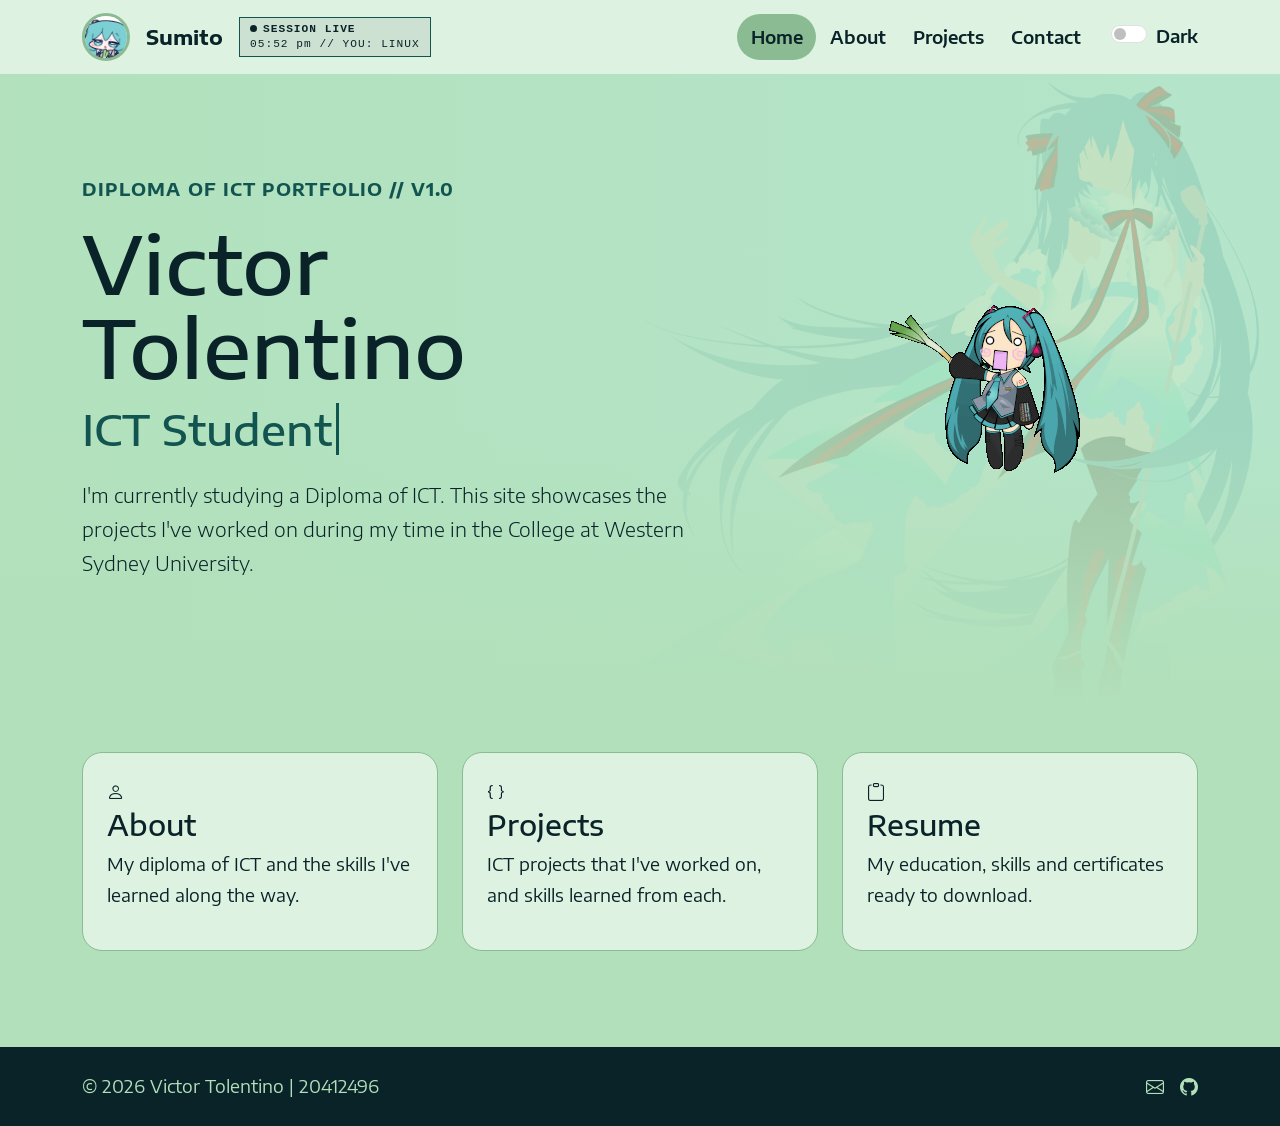
<file: index.html>
<!doctype html>
<html lang="en" data-bs-theme="light">
<head>
  <meta charset="utf-8">
  <meta name="viewport" content="width=device-width, initial-scale=1">
  <meta name="description" content="Victor Tolentino's ICT portfolio for INFO1005 Website Design">
  <meta name="author" content="INFO1005 Website Design">
  <title>Victor Tolentino | Home</title>
  <!--Favicon-->
  <link rel="icon" type="image/gif" href="favicon/favicon.ico">
  <!--Google fonts-->
  <link rel="preconnect" href="https://fonts.googleapis.com">
  <link rel="preconnect" href="https://fonts.gstatic.com" crossorigin>
  <link href="https://fonts.googleapis.com/css2?family=Encode+Sans+Expanded:wght@500;700&family=Encode+Sans+Semi+Expanded:wght@400;600;700&display=swap" rel="stylesheet">

  <link rel="stylesheet" href="https://cdn.jsdelivr.net/npm/bootstrap-icons@1.11.3/font/bootstrap-icons.css">
  <link href="https://cdn.jsdelivr.net/npm/bootstrap@5.3.8/dist/css/bootstrap.min.css" rel="stylesheet">
  <link href="css/custom.css" rel="stylesheet">
</head>

<body>
<nav class="navbar navbar-expand-lg sticky-top portfolio-nav" aria-label="Main portfolio navigation">
  <div class="container">
    <a class="navbar-brand d-flex align-items-center gap-2" href="index.html">
      <img src="img/miku-eating.gif" alt="miku icon" class="brand-avatar">
    </a>
    <!--Live time-->
    <div class="brand-group d-flex align-items-center gap-3">
      <a class="navbar-brand me-0" href="index.html">Sumito</a>
      <div class="live-time d-none d-sm-flex">
        <b><em class="cx-dot">SESSION LIVE</em></b>
        <span><span id="clock">--:--</span> // YOU: <span id="os">UNKNOWN</span></span>
      </div>
    </div>
    
    <button class="navbar-toggler" type="button"
            data-bs-toggle="collapse" data-bs-target="#mainNav"
            aria-controls="mainNav" aria-expanded="false"
            aria-label="Toggle navigation">
      <span class="navbar-toggler-icon"></span>
    </button>

    <div class="collapse navbar-collapse" id="mainNav">
      <ul class="navbar-nav ms-auto align-items-lg-center">
        <li class="nav-item"><a class="nav-link active" href="index.html" aria-current="page">Home</a></li>
        <li class="nav-item"><a class="nav-link" href="about.html">About</a></li>
        <li class="nav-item"><a class="nav-link" href="projects.html">Projects</a></li>
        <li class="nav-item"><a class="nav-link" href="contact.html">Contact</a></li>
        <li class="nav-item ms-lg-3">
          <div class="form-check form-switch theme-switch">
            <input class="form-check-input" type="checkbox" role="switch" id="themeSwitch">
            <label class="form-check-label" for="themeSwitch">Dark</label>
          </div>
        </li>
      </ul>
    </div>
  </div>
</nav>

<main id="maincontent">
  <section class="hero d-flex align-items-center">
    <div class="container">
      <div class="row align-items-center g-5">
        <div class="col-lg-7">
          <p class="standout text-uppercase fw-bold">Diploma of ICT portfolio // v1.0</p>
          <h1>Victor Tolentino</h1>

          <h2 class="typing-heading">
            <span class="typewrite"
                  data-words='["ICT Student","Website Design Student"]'>
            </span>
          </h2>
          <p class="lead">I'm currently studying a Diploma of ICT. This site showcases the projects I've worked on during my time in the College at Western Sydney University.</p>
          <div class="d-flex flex-wrap gap-3 mt-4">
          </div>
        </div>

        <div class="col-lg-5 text-center">
          <img src="img/miku-hatsune.gif" class="img-fluid hero-img" alt="miku holding a leek">
        </div>
      </div>
    </div>
  </section>

  <section class="container my-5">
    <div class="row g-4">
      <div class="col-md-4">
        <article class="feature-card p-4">
          <i class="bi bi-person"></i>
          <h2 class="h3">About</h2>
          <p>My diploma of ICT and the skills I've learned along the way.</p>
          <a class="stretched-link" href="about.html"></a>
        </article>
      </div>
      <div class="col-md-4">
        <article class="feature-card p-4">
          <i class="bi bi-braces"></i>
          <h2 class="h3">Projects</h2>
          <p>ICT projects that I've worked on, and skills learned from each.</p>
          <a class="stretched-link" href="projects.html" ></a>
        </article>
      </div>
      <div class="col-md-4">
        <article class="feature-card p-4">
          <i class="bi bi-clipboard"></i>
          <h2 class="h3">Resume</h2>
          <p>My education, skills and certificates ready to download.</p>
          <a class="stretched-link" href="pdf/victor-tolentino-resume.pdf" target="_blank"></a>
        </article>
      </div>
    </div>
  </section>
</main>

<footer class="site-footer py-4 mt-5">
  <div class="container d-flex flex-column flex-md-row justify-content-between gap-3">
    <p class="mb-0">&copy; 2026 Victor Tolentino | 20412496</p>
      <div class="d-flex gap-3">
      <a href="mailto:victortolentino00@outlook.com" aria-label="Email Victor"><i class="bi bi-envelope" aria-hidden="true"></i></a>
      <a href="https://github.com/sumito-gg" target="_blank" rel="noopener noreferrer" aria-label="Victor's GitHub profile (opens in a new tab)"><i class="bi bi-github" aria-hidden="true"></i></a>
  </div>
  </div>
</footer>
<script src="https://cdn.jsdelivr.net/npm/bootstrap@5.3.8/dist/js/bootstrap.bundle.min.js"></script>
<script src="js/script.js"></script>
</body>
</html>
</file>
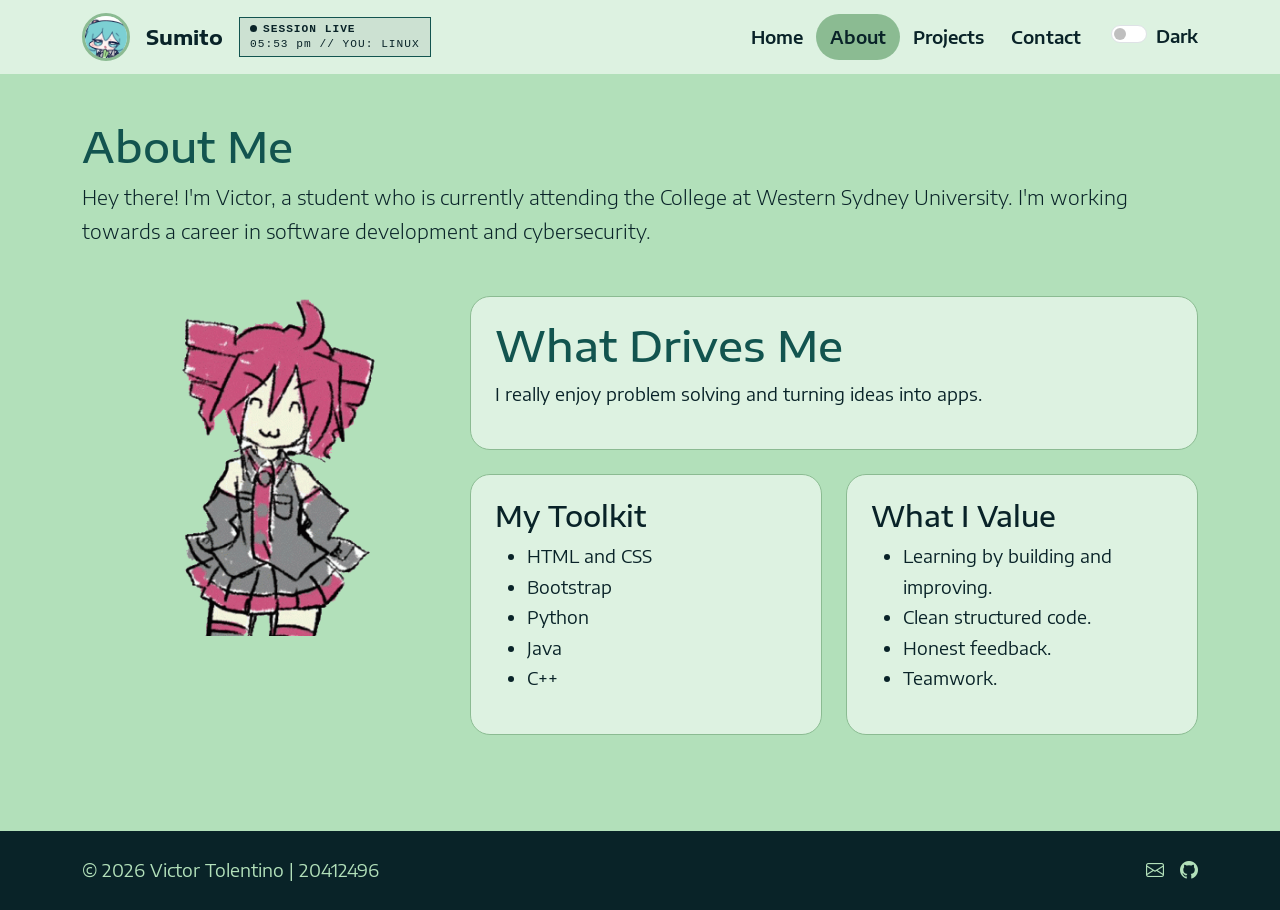
<file: about.html>
<!doctype html>
<html lang="en" data-bs-theme="light">
<head>
  <meta charset="utf-8">
  <meta name="viewport" content="width=device-width, initial-scale=1">
  <meta name="description" content="About Victor Tolentino's ICT portfolio for INFO1005 Website Design">
  <meta name="author" content="INFO1005 Website Design">
  <title>Victor Tolentino | About</title>
  <!--Favicon-->
  <link rel="icon" type="image/gif" href="favicon/favicon.ico">
  <!--Google fonts-->
  <link rel="preconnect" href="https://fonts.googleapis.com">
  <link rel="preconnect" href="https://fonts.gstatic.com" crossorigin>
  <link href="https://fonts.googleapis.com/css2?family=Encode+Sans+Expanded:wght@500;700&family=Encode+Sans+Semi+Expanded:wght@400;600;700&display=swap" rel="stylesheet">

  <link rel="stylesheet" href="https://cdn.jsdelivr.net/npm/bootstrap-icons@1.11.3/font/bootstrap-icons.css">
  <link href="https://cdn.jsdelivr.net/npm/bootstrap@5.3.8/dist/css/bootstrap.min.css" rel="stylesheet">
  <link href="css/custom.css" rel="stylesheet">
</head>
<body>
<nav class="navbar navbar-expand-lg sticky-top portfolio-nav" aria-label="Main portfolio navigation">
  <div class="container">
    <a class="navbar-brand d-flex align-items-center gap-2" href="index.html">
      <img src="img/miku-eating.gif" alt="miku icon" class="brand-avatar">
    </a>
    <!--Live session and OS model-->
    <div class="brand-group d-flex align-items-center gap-3">
      <a class="navbar-brand me-0" href="index.html">Sumito</a>
      <div class="live-time d-none d-sm-flex">
        <b><em class="cx-dot">SESSION LIVE</em></b>
        <span><span id="clock">--:--</span> // YOU: <span id="os">UNKNOWN</span></span>
      </div>
    </div>

    <button class="navbar-toggler" type="button"
            data-bs-toggle="collapse" data-bs-target="#mainNav"
            aria-controls="mainNav" aria-expanded="false"
            aria-label="Toggle navigation">
      <span class="navbar-toggler-icon"></span>
    </button>

    <div class="collapse navbar-collapse" id="mainNav">
      <ul class="navbar-nav ms-auto align-items-lg-center">
        <li class="nav-item"><a class="nav-link" href="index.html">Home</a></li>
        <li class="nav-item"><a class="nav-link active" href="about.html" aria-current="page">About</a></li>
        <li class="nav-item"><a class="nav-link" href="projects.html">Projects</a></li>
        <li class="nav-item"><a class="nav-link" href="contact.html">Contact</a></li>
        <li class="nav-item ms-lg-3">
          <div class="form-check form-switch theme-switch">
            <input class="form-check-input" type="checkbox" role="switch" id="themeSwitch">
            <label class="form-check-label" for="themeSwitch">Dark</label>
          </div>
        </li>
      </ul>
    </div>
  </div>
</nav>

<main id="maincontent" class="container my-5">
  <header class="section-panel mb-5">
    <h2>About Me</h2>
    <p class="lead">Hey there! I'm Victor, a student who is currently attending the College at Western Sydney University. I'm working towards a career in software development and cybersecurity.</p>
  </header>

  <div class="row g-5 align-items-start">
    <aside class="col-lg-4">
      <div class="section-panel position-sticky" style="top:6rem;">
        <img src="img/zatsune-transparent.gif" class="img-fluid rounded-4 mb-3" alt="Zatsune">
      </div>
    </aside>

    <section class="col-lg-8">
      <div class="feature-card p-4 mb-4">
        <h2>What Drives Me</h2>
        <p>
          I really enjoy problem solving and turning ideas into apps. 
        </p>
      </div>

      <div class="row g-4">
        <div class="col-md-6">
          <article class="feature-card p-4">
            <h2 class="h3">My Toolkit</h2>
            <ul>
              <li>HTML and CSS</li>
              <li>Bootstrap</li>
              <li>Python</li>
              <li>Java</li>
              <li>C++</li>
            </ul>
          </article>
        </div>
        <div class="col-md-6">
          <article class="feature-card p-4">
            <h2 class="h3">What I Value</h2>
            <ul>
              <li>Learning by building and improving.</li>
              <li>Clean structured code.</li>
              <li>Honest feedback.</li>
              <li>Teamwork.</li>
            </ul>
          </article>
        </div>
      </div>
    </section>
  </div>
</main>

<footer class="site-footer py-4 mt-5">
  <div class="container d-flex flex-column flex-md-row justify-content-between gap-3">
    <p class="mb-0">&copy; 2026 Victor Tolentino | 20412496</p>
      <div class="d-flex gap-3">
      <a href="mailto:victortolentino00@outlook.com" aria-label="Email Victor"><i class="bi bi-envelope" aria-hidden="true"></i></a>
      <a href="https://github.com/sumito-gg" target="_blank" rel="noopener noreferrer" aria-label="Victor's GitHub profile (opens in a new tab)"><i class="bi bi-github" aria-hidden="true"></i></a>
  </div>
  </div>
</footer>

<script src="https://cdn.jsdelivr.net/npm/bootstrap@5.3.8/dist/js/bootstrap.bundle.min.js"></script>
<script src="js/script.js"></script>
</body>
</html>
</file>
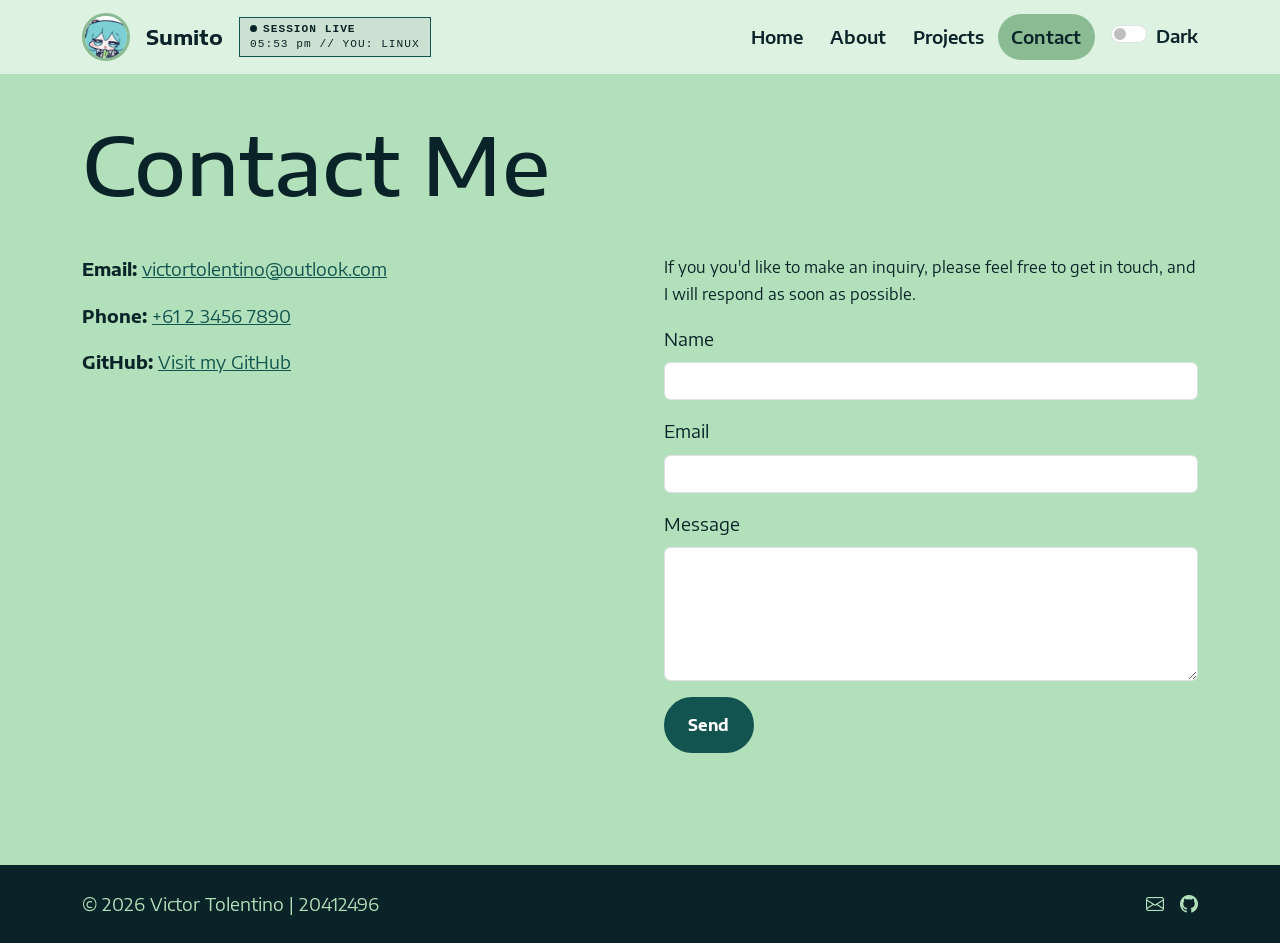
<file: contact.html>
<!doctype html>
<html lang="en" data-bs-theme="light">
<head>
  <meta charset="utf-8">
  <meta name="viewport" content="width=device-width, initial-scale=1">
  <meta name="description" content="Victor Tolentino's ICT portfolio for INFO1005 Website Design">
  <meta name="author" content="INFO1005 Website Design">
  <title>Victor Tolentino | Contact</title>
  <!--Favicon-->
  <link rel="icon" type="image/gif" href="favicon/favicon.ico">
  <!--Google fonts-->
  <link rel="preconnect" href="https://fonts.googleapis.com">
  <link rel="preconnect" href="https://fonts.gstatic.com" crossorigin>
  <link href="https://fonts.googleapis.com/css2?family=Encode+Sans+Expanded:wght@500;700&family=Encode+Sans+Semi+Expanded:wght@400;600;700&display=swap" rel="stylesheet">

  <link rel="stylesheet" href="https://cdn.jsdelivr.net/npm/bootstrap-icons@1.11.3/font/bootstrap-icons.css">
  <link href="https://cdn.jsdelivr.net/npm/bootstrap@5.3.8/dist/css/bootstrap.min.css" rel="stylesheet">

  <link href="css/custom.css" rel="stylesheet">
</head>

<body>
<nav class="navbar navbar-expand-lg sticky-top portfolio-nav" aria-label="Main portfolio navigation">
  <div class="container">
    <a class="navbar-brand d-flex align-items-center gap-2" href="index.html">
      <img src="img/miku-eating.gif" alt="Miku icon" class="brand-avatar">
    </a>
    <!--Live session and OS model-->
    <div class="brand-group d-flex align-items-center gap-3">
      <a class="navbar-brand me-0" href="index.html">Sumito</a>
      <div class="live-time d-none d-sm-flex">
        <b><em class="cx-dot">SESSION LIVE</em></b>
        <span><span id="clock">--:--</span> // YOU: <span id="os">UNKNOWN</span></span>
      </div>
    </div>

    <button class="navbar-toggler" type="button"
            data-bs-toggle="collapse" data-bs-target="#mainNav"
            aria-controls="mainNav" aria-expanded="false"
            aria-label="Toggle navigation">
      <span class="navbar-toggler-icon"></span>
    </button>

    <div class="collapse navbar-collapse" id="mainNav">
      <ul class="navbar-nav ms-auto align-items-lg-center">
        <li class="nav-item"><a class="nav-link" href="index.html">Home</a></li>
        <li class="nav-item"><a class="nav-link" href="about.html">About</a></li>
        <li class="nav-item"><a class="nav-link" href="projects.html">Projects</a></li>
        <li class="nav-item"><a class="nav-link active" href="contact.html" aria-current="page">Contact</a></li>
        <li class="nav-item ms-lg-3">
          <div class="form-check form-switch theme-switch">
            <input class="form-check-input" type="checkbox" role="switch" id="themeSwitch">
            <label class="form-check-label" for="themeSwitch">Dark</label>
          </div>
        </li>
      </ul>
    </div>
  </div>
</nav>

<main id="maincontent" class="container my-5">
  <header class="section-panel mb-5">
    <h1>Contact Me</h1>
  </header>

  <div class="row g-5 align-items-stretch">
    <section class="col-lg-6">
      <div class="section-panel h-100">
        <p><strong>Email:</strong> <a href="mailto:victortolentino00@outlook.com">victortolentino@outlook.com</a></p>
        <p><strong>Phone:</strong> <a href="tel:+61234567890">+61 2 3456 7890</a></p>
        <p><strong>GitHub:</strong> <a href="https://github.com/sumito-gg" target="_blank">Visit my GitHub</a></p>
      </div>
    </section>

    <section class="col-lg-6">
      <form class="section-panel needs-validation h-100" novalidate>
        <p class="small">If you you'd like to make an inquiry, please feel free to get in touch, and I will respond as soon as possible.</p>

        <div class="mb-3">
          <label for="name" class="form-label">Name</label>
          <input type="text" class="form-control" id="name" required>
          <div class="invalid-feedback">Please enter your name.</div>
        </div>

        <div class="mb-3">
          <label for="email" class="form-label">Email</label>
          <input type="email" class="form-control" id="email" required>
          <div class="invalid-feedback">Please enter a valid email address.</div>
        </div>

        <div class="mb-3">
          <label for="message" class="form-label">Message</label>
          <textarea class="form-control" id="message" rows="5" required></textarea>
          <div class="invalid-feedback">Please enter a message.</div>
        </div>

        <button class="btn btn-portfolio" type="submit">Send</button>
        <p class="form-status mt-3" aria-live="polite"></p>
      </form>
    </section>
  </div>
</main>

<footer class="site-footer py-4 mt-5">
  <div class="container d-flex flex-column flex-md-row justify-content-between gap-3">
    <p class="mb-0">&copy; 2026 Victor Tolentino | 20412496</p>
      <div class="d-flex gap-3">
      <a href="mailto:victortolentino00@outlook.com" aria-label="Email Victor"><i class="bi bi-envelope" aria-hidden="true"></i></a>
      <a href="https://github.com/sumito-gg" target="_blank" rel="noopener noreferrer" aria-label="Victor's GitHub profile (opens in a new tab)"><i class="bi bi-github" aria-hidden="true"></i></a>
  </div>
  </div>
</footer>

<script src="https://cdn.jsdelivr.net/npm/bootstrap@5.3.8/dist/js/bootstrap.bundle.min.js"></script>
<script src="js/script.js"></script>
</body>
</html>
</file>
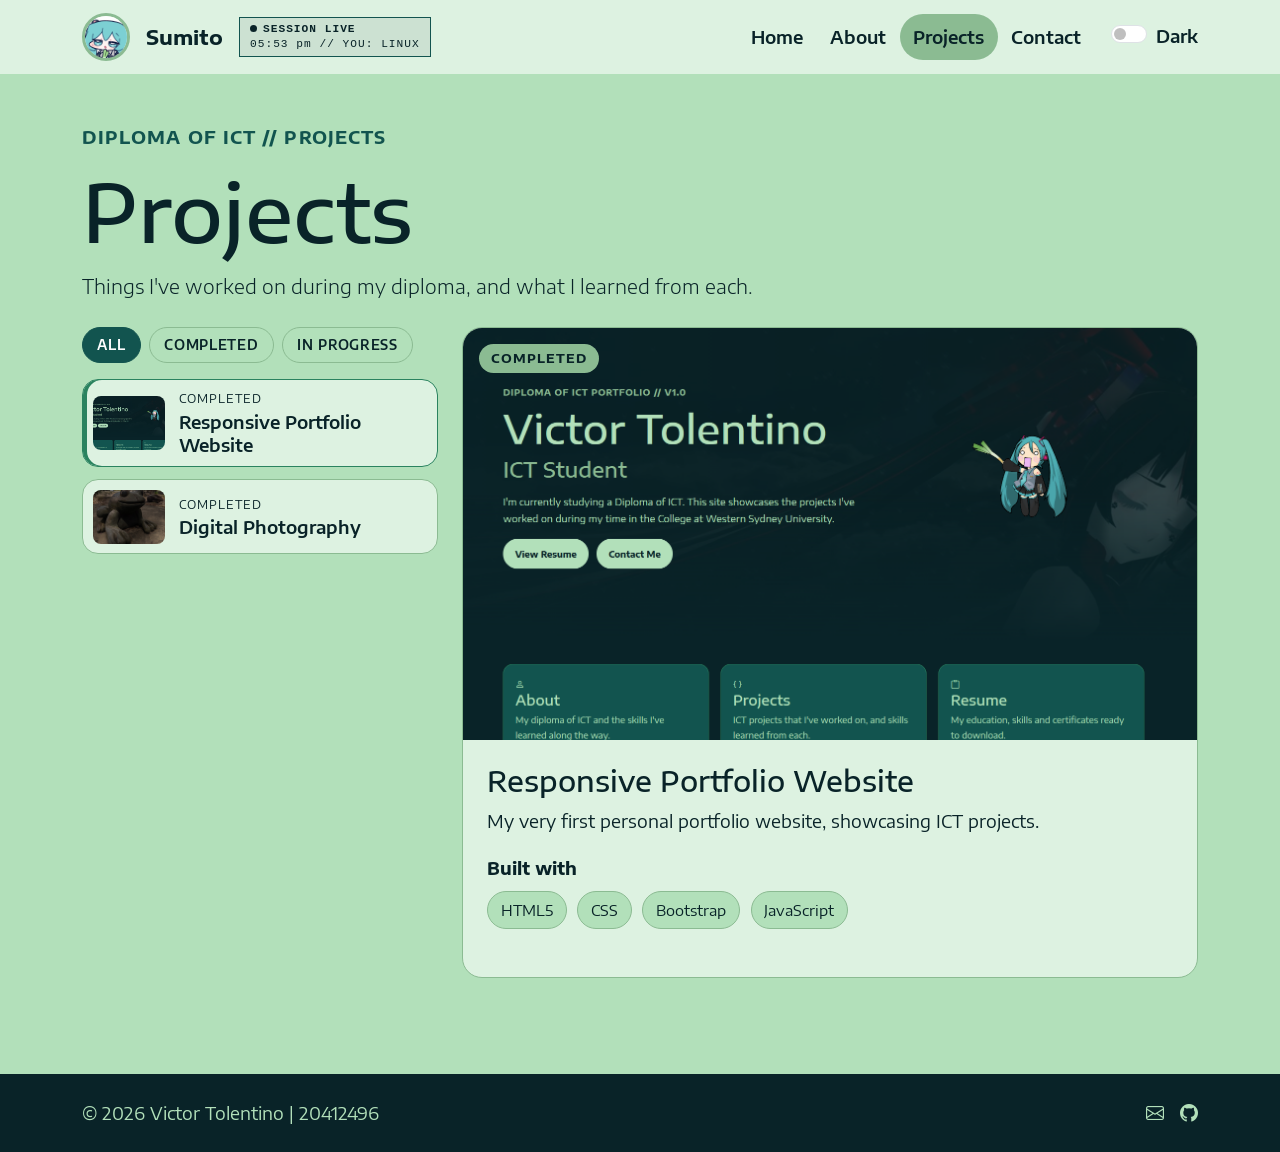
<file: projects.html>
<!doctype html>
<html lang="en" data-bs-theme="light">

<head>
  <meta charset="utf-8">
  <meta name="viewport" content="width=device-width, initial-scale=1">
  <meta name="description" content="Victor Tolentino's ICT portfolio for INFO1005 Website Design">
  <meta name="author" content="INFO1005 Website Design">
  <title>Victor Tolentino | Projects</title>
  <!--Favicon-->
  <link rel="icon" type="image/gif" href="favicon/favicon.ico">
  <!--Google fonts-->
  <link rel="preconnect" href="https://fonts.googleapis.com">
  <link rel="preconnect" href="https://fonts.gstatic.com" crossorigin>
  <link href="https://fonts.googleapis.com/css2?family=Encode+Sans+Expanded:wght@500;700&family=Encode+Sans+Semi+Expanded:wght@400;600;700&display=swap" rel="stylesheet">

  <link rel="stylesheet" href="https://cdn.jsdelivr.net/npm/bootstrap-icons@1.11.3/font/bootstrap-icons.css">
  <link href="https://cdn.jsdelivr.net/npm/bootstrap@5.3.8/dist/css/bootstrap.min.css" rel="stylesheet">

  <link href="css/custom.css" rel="stylesheet">
</head>

<body>
<nav class="navbar navbar-expand-lg sticky-top portfolio-nav" aria-label="Main portfolio navigation">
  <div class="container">
    <a class="navbar-brand d-flex align-items-center gap-2" href="index.html">
      <img src="img/miku-eating.gif" alt="Miku icon" class="brand-avatar">
    </a>
    <!--Live session and OS model-->
    <div class="brand-group d-flex align-items-center gap-3">
      <a class="navbar-brand me-0" href="index.html">Sumito</a>
      <div class="live-time d-none d-sm-flex">
        <b><em class="cx-dot">SESSION LIVE</em></b>
        <span><span id="clock">--:--</span> // YOU: <span id="os">UNKNOWN</span></span>
      </div>
    </div>

    <button class="navbar-toggler" type="button"
            data-bs-toggle="collapse" data-bs-target="#mainNav"
            aria-controls="mainNav" aria-expanded="false"
            aria-label="Toggle navigation">
      <span class="navbar-toggler-icon"></span>
    </button>

    <div class="collapse navbar-collapse" id="mainNav">
      <ul class="navbar-nav ms-auto align-items-lg-center">
        <li class="nav-item"><a class="nav-link" href="index.html">Home</a></li>
        <li class="nav-item"><a class="nav-link" href="about.html">About</a></li>
        <li class="nav-item"><a class="nav-link active" href="projects.html" aria-current="page">Projects</a></li>
        <li class="nav-item"><a class="nav-link" href="contact.html">Contact</a></li>
        <li class="nav-item ms-lg-3">
          <div class="form-check form-switch theme-switch">
            <input class="form-check-input" type="checkbox" role="switch" id="themeSwitch">
            <label class="form-check-label" for="themeSwitch">Dark</label>
          </div>
        </li>
      </ul>
    </div>
  </div>
</nav>

<main id="maincontent" class="container my-5">
  <header class="mb-4">
    <p class="standout text-uppercase fw-bold">Diploma of ICT // Projects</p>
    <h1>Projects</h1>
    <p class="lead page-intro">Things I've worked on during my diploma, and what I learned from each.</p>
  </header>

  <div class="row g-4">
    <div class="col-lg-4">
      <div class="filter-group mb-3" role="group" aria-label="Filter projects by status">
        <button type="button" class="filter-btn active" data-filter="all" aria-pressed="true">All</button>
        <button type="button" class="filter-btn" data-filter="completed" aria-pressed="false">Completed</button>
        <button type="button" class="filter-btn" data-filter="in-progress" aria-pressed="false">In progress</button>
      </div>

      <div class="project-list">
        <button type="button" class="project-item active" data-status="completed" data-target="project1" aria-current="true">
          <img src="img/responsive-portfolio-website.png" alt="">
          <span>
            <span class="project-item-status">completed</span>
            <span class="project-item-title">Responsive Portfolio Website</span>
          </span>
        </button>

        <button type="button" class="project-item" data-status="completed" data-target="project2">
          <img src="img/close-frog.jpeg" alt="">
          <span>
            <span class="project-item-status">completed</span>
            <span class="project-item-title">Digital Photography</span>
          </span>
        </button>
      </div>
    </div>

    <div class="col-lg-8" aria-live="polite">
      <p id="filterEmpty" hidden>No projects match this filter yet.</p>
      
      <div id="projectDetail">
        <article class="project-detail" id="project1">
          <div class="project-hero">
            <img src="img/responsive-portfolio-website.png" alt="Screenshot of the portfolio website home page">
            <span class="status-badge">Completed</span>
          </div>
          <div class="p-4">
            <h2 class="h3">Responsive Portfolio Website</h2>
            <p>My very first personal portfolio website, showcasing ICT projects.</p>
            <p class="mb-2"><strong>Built with</strong></p>
            <div class="mb-3">
              <span class="skill-badge">HTML5</span>
              <span class="skill-badge">CSS</span>
              <span class="skill-badge">Bootstrap</span>
              <span class="skill-badge">JavaScript</span>
            </div>
          </div>
        </article>

        <article class="project-detail" id="project2" hidden>
          <div class="park">
            <div id="demo" class="carousel slide" data-bs-ride="carousel">
              <div class="carousel-indicators">
                <button type="button" data-bs-target="#demo" data-bs-slide-to="0" class="active"></button>
                <button type="button" data-bs-target="#demo" data-bs-slide-to="1"></button>
                <button type="button" data-bs-target="#demo" data-bs-slide-to="2"></button>
                <button type="button" data-bs-target="#demo" data-bs-slide-to="3"></button>
                <button type="button" data-bs-target="#demo" data-bs-slide-to="4"></button>
              </div>

              <div class="carousel-inner">
                <div class="carousel-item active">
                  <img src="img/close-frog.jpeg" alt="Close up of wooden frog">
                </div>
                <div class="carousel-item">
                  <img src="img/far-frog.jpeg" alt="alt="far shot of the frog">
                </div>
                <div class="carousel-item">
                  <img src="img/lake-view.jpeg" alt="lake seen through tall grass">
                </div>
                <div class="carousel-item">
                  <img src="img/park-street.jpeg" alt="park entrance to the lake">
                </div>
                <div class="carousel-item">
                  <img src="img/park-tree.jpeg" alt="large tree">
                </div>
              </div>

              <button class="carousel-control-prev" type="button" data-bs-target="#demo" data-bs-slide="prev">
                <span class="carousel-control-prev-icon"></span>
              </button>
              <button class="carousel-control-next" type="button" data-bs-target="#demo" data-bs-slide="next">
                <span class="carousel-control-next-icon"></span>
              </button>
            </div>
            <span class="status-badge">Completed</span>
          </div>
          <div class="p-4">
            <h2 class="h3">Digital Photography</h2>
            <p>These are photographs I took in my visual media unit.</p>
            <p class="mb-2"><strong>Built with</strong></p>
            <div class="mb-3">
              <span class="skill-badge">Photography</span>
              <span class="skill-badge">Lightroom</span>
              <span class="skill-badge">Editing</span>
            </div>
          </div>
        </article>
      </div>
    </div>
  </div>
</main>

<footer class="site-footer py-4 mt-5">
  <div class="container d-flex flex-column flex-md-row justify-content-between gap-3">
    <p class="mb-0">&copy; 2026 Victor Tolentino | 20412496</p>
      <div class="d-flex gap-3">
      <a href="mailto:victortolentino00@outlook.com" aria-label="Email Victor"><i class="bi bi-envelope" aria-hidden="true"></i></a>
      <a href="https://github.com/sumito-gg" target="_blank" rel="noopener noreferrer" aria-label="Victor's GitHub profile (opens in a new tab)"><i class="bi bi-github" aria-hidden="true"></i></a>
  </div>
  </div>
</footer>

<script src="https://cdn.jsdelivr.net/npm/bootstrap@5.3.8/dist/js/bootstrap.bundle.min.js"></script>
<script src="js/script.js"></script>
</body>
</html>
</file>
<file: css/custom.css>
/*Victor Tolentino | 20412496*/

/*Colour palette*/
:root {
  --brand-dark: #092328;
  --brand-accent: #2A835F;
  --brand-primary: #8BBB92;
  --brand-light: #B2E0BA;
  --brand-panel: #DDF2E1;
  --brand-text: #092328;
  --brand-border: #8BBB92;
  --brand-heading: #12544F;
  --brand-link: #12544F;
  --brand-button-bg: #12544F;
  --brand-button-text: #ffffff;
  --brand-button-hover: #092328;
  --font-heading: 'Encode Sans Expanded', Arial, sans-serif;
  --font-body: 'Encode Sans Semi Expanded', Arial, sans-serif;
}
/* Dark Mode */
[data-bs-theme="dark"] {
  --brand-light: #092328;
  --brand-panel: #12544F;
  --brand-text: #B2E0BA;
  --brand-border: #2A835F;
  --brand-accent: #8BBB92;
  --brand-heading: #8BBB92;
  --brand-link: #B2E0BA;
  --brand-button-bg: #B2E0BA;
  --brand-button-text: #092328;
  --brand-button-hover: #8BBB92;
}
/* Base style */
html {
  scroll-behavior: smooth;
  scroll-padding-top: 5rem;
}

body {
  margin: 0;
  display: flex;
  flex-direction: column;
  min-height: 100vh;
  font-family: var(--font-body);
  font-size: 1.125rem;
  line-height: 1.7;
  color: var(--brand-text);
  background: var(--brand-light);
}

main {
  flex: 1 0 auto;
}

h1, h2, h3, .navbar-brand {
  font-family: var(--font-heading);
}

h1 {
  font-size: clamp(2.6rem, 7vw, 5rem);
  color: var(--brand-text);
  line-height: 1.05;
  margin-bottom: 1rem;
}

h2 { color: var(--brand-heading); font-size: clamp(1.8rem, 4vw, 2.6rem); }
h3 { color: var(--brand-heading); font-size: 1.45rem; }

a { color: var(--brand-link); }
a:hover { color: var(--brand-text); }

/* Navigation Bar */
.brand-group {
  min-width: 0;
}

.brand-avatar {
  width: 48px;
  height: 48px;
  object-fit: cover;
  border-radius: 50%;
  border: 3px solid var(--brand-primary);
}

/*
"Session Live" in Navigation Bar. Idea adapted from satvik's 
website (https://satvik.live/) with my own palette and redesigned
*/
.live-time {
  flex-direction: column;
  font-family: "Courier New", monospace;
  font-size: .7rem;
  line-height: 1.35;
  letter-spacing: 1px;
  white-space: nowrap;
  color: var(--brand-text);
  background: rgba(9, 35, 40, .08);
  border: 1px solid var(--brand-heading);
  padding: 4px 10px;
}

[data-bs-theme="dark"] .live-time {
  background: rgba(178, 224, 186, .08);
}

/*
blinking dot before "Session Live"
*/
.cx-dot { font-style: normal; }

.cx-dot::before {
  content: "";
  display: inline-block;
  width: 7px;
  height: 7px;
  margin-right: 6px;
  border-radius: 50%;
  background: currentColor;
  animation: blink 1.5s infinite;
}

@keyframes blink {
  50% { opacity: .2; }
}

.portfolio-nav {
  background: var(--brand-panel);
}

.portfolio-nav .navbar-brand,
.portfolio-nav .navbar-brand:hover,
.portfolio-nav .navbar-brand:focus {
  color: var(--brand-text);
  font-weight: 700;
}

.portfolio-nav .nav-link {
  color: var(--brand-text);
  font-weight: 600;
  border-radius: 999px;
  padding-inline: .85rem !important;
}

.portfolio-nav .nav-link:hover,
.portfolio-nav .nav-link:focus,
.portfolio-nav .nav-link.active {
  color: var(--brand-dark);
  background: var(--brand-primary);
}

.navbar-toggler { border: 2px solid var(--brand-heading); }
[data-bs-theme="dark"] .navbar-toggler-icon { filter: invert(1); }

.theme-switch { color: var(--brand-text); font-weight: 600; }
.theme-switch .form-check-input:checked {
  background-color: var(--brand-button-bg);
  border-color: var(--brand-button-bg);
}
/* Hero (background image) and typewriter for homepage */
.hero {
  position: relative;
  min-height: 70vh;
  padding-block: 4rem;
  background:
    linear-gradient(90deg, rgba(178, 224, 186, .96), rgba(178, 224, 186, .76)),
    url('../img/miku-background.png') top/cover no-repeat;
}
/* gradation effect for hero */
.hero::after {
  content: "";
  position: absolute;
  inset: auto 0 0 0;
  height: 45%;
  background: linear-gradient(to bottom, transparent, var(--brand-light));
  pointer-events: none;
}

.hero > .container {
  position: relative;
  z-index: 1;
}

[data-bs-theme="dark"] .hero {
  background:
    linear-gradient(90deg, rgba(9, 35, 40, 0.96), rgba(9, 35, 40, 0.80)),
    url('../img/zatsune-miku.jpg') top/cover no-repeat;
}

.standout {
  color: var(--brand-heading);
  font-weight: 700;
  letter-spacing: .06em;
}

.typing-heading {
  min-height: 3.6rem;
  margin-bottom: 1rem;
}

.typewrite {
  color: var(--brand-heading);
  border-right: .08em solid var(--brand-heading);
  padding-right: .1em;
  animation: blinkCursor .8s step-end infinite;
}

@keyframes blinkCursor {
  50% { border-color: transparent; }
}
/* buttons and forms */
.btn-portfolio {
  display: inline-block;
  color: var(--brand-button-text);
  background: var(--brand-button-bg);
  border: 2px solid var(--brand-button-bg);
  border-radius: 999px;
  font-weight: 700;
  padding: .85rem 1.4rem;
  text-decoration: none;
}

.btn-portfolio:hover,
.btn-portfolio:focus {
  color: var(--brand-button-text);
  background: var(--brand-button-hover);
  border-color: var(--brand-button-hover);
}
/* cards and panels */
.feature-card {
  position: relative;
  height: 100%;
  background: var(--brand-panel);
  border: 1px solid var(--brand-border);
  border-radius: 1.25rem;
  transition: transform .25s ease, box-shadow .25s ease;
}

.feature-card:hover {
  transform: translateY(-.25rem);
  box-shadow: 0 1rem 2rem rgba(9, 35, 40, .18);
}

.site-footer {
  background: var(--brand-dark);
  color: #B2E0BA;
}

.site-footer a,
.site-footer p { color: #B2E0BA; }

:focus-visible {
  outline: 4px solid var(--brand-accent);
  outline-offset: 3px;
}

.filter-group { display: flex; flex-wrap: wrap; gap: .5rem; }
/*
Filters project. Adapted from "Arsenal" section on Satvik's website. Use my own colour palette and redesigned.
*/
.filter-btn {
  padding: .35rem .9rem;
  font-size: .85rem;
  font-weight: 600;
  letter-spacing: .05em;
  text-transform: uppercase;
  color: var(--brand-text);
  background: transparent;
  border: 1px solid var(--brand-border);
  border-radius: 999px;
  cursor: pointer;
}

.filter-btn:hover,
.filter-btn.active {
  color: var(--brand-button-text);
  background: var(--brand-button-bg);
  border-color: var(--brand-button-bg);
}

.project-list { display: flex; flex-direction: column; gap: .75rem; }

.project-item {
  display: flex;
  align-items: center;
  gap: .9rem;
  width: 100%;
  padding: .6rem;
  text-align: left;
  color: var(--brand-text);
  background: var(--brand-panel);
  border: 1px solid var(--brand-border);
  border-radius: 1rem;
  cursor: pointer;
  transition: transform .2s ease;
}

.project-item:hover { transform: translateX(.25rem); }

.project-item.active {
  border-color: var(--brand-accent);
  box-shadow: inset 4px 0 0 var(--brand-accent);
}

.project-item img {
  width: 72px;
  height: 54px;
  object-fit: cover;
  border-radius: .5rem;
  flex-shrink: 0;
}

.project-item-status {
  display: block;
  font-size: .75rem;
  letter-spacing: .08em;
  text-transform: uppercase;
}

.project-item-title { display: block; font-weight: 600; line-height: 1.3; }

.project-detail {
  background: var(--brand-panel);
  border: 1px solid var(--brand-border);
  border-radius: 1.25rem;
  overflow: hidden;
}

.project-hero { position: relative; }

.project-hero img {
  display: block;
  width: 100%;
  aspect-ratio: 16 / 9;
  object-fit: cover;
}

.park img {
  display: block;
  width: 100%;
  aspect-ratio: 1 / 1;
  object-fit: cover;
}

.status-badge {
  position: absolute;
  top: 1rem;
  left: 1rem;
  padding: .25rem .75rem;
  font-size: .8rem;
  font-weight: 700;
  letter-spacing: .08em;
  text-transform: uppercase;
  color: var(--brand-dark);
  background: var(--brand-primary);
  border-radius: 999px;
}

.skill-badge {
  display: inline-block;
  padding: .3rem .8rem;
  margin: 0 .35rem .5rem 0;
  font-size: .95rem;
  color: var(--brand-text);
  background: var(--brand-light);
  border: 1px solid var(--brand-border);
  border-radius: 999px;
}

.page-intro { max-width: 65ch; }

@media (max-width: 767.98px) {
  .hero {
    min-height: auto;
    padding-block: 2rem;
  }
}

@media (max-width: 575.98px) {
  .portfolio-nav .navbar-brand { font-size: 1.05rem; }
}
/* reduce motion blur */
@media (prefers-reduced-motion: reduce) {
  html { scroll-behavior: auto; }
  .cx-dot::before,
  .typewrite { animation: none; }
  .feature-card,
  .project-item { transition: none; }
  .feature-card:hover,
  .project-item:hover { transform: none; }
}
</file>
